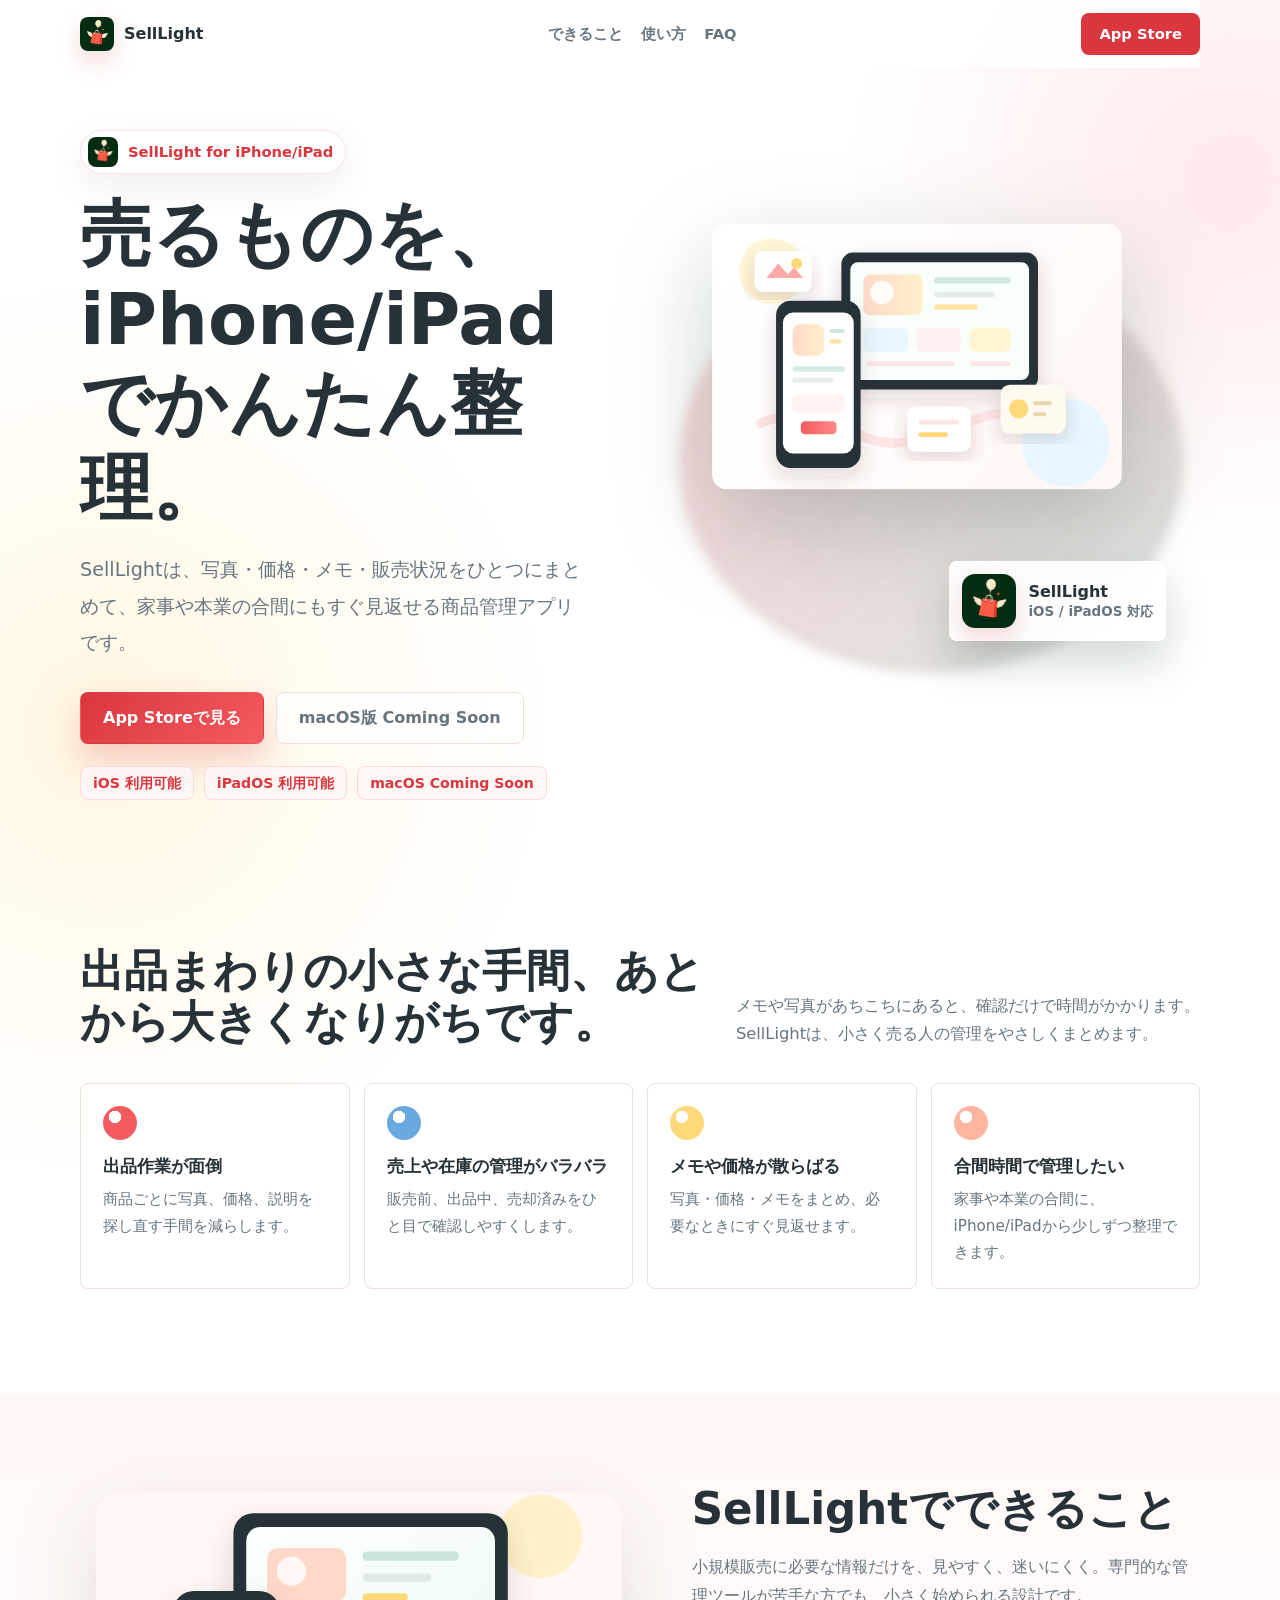
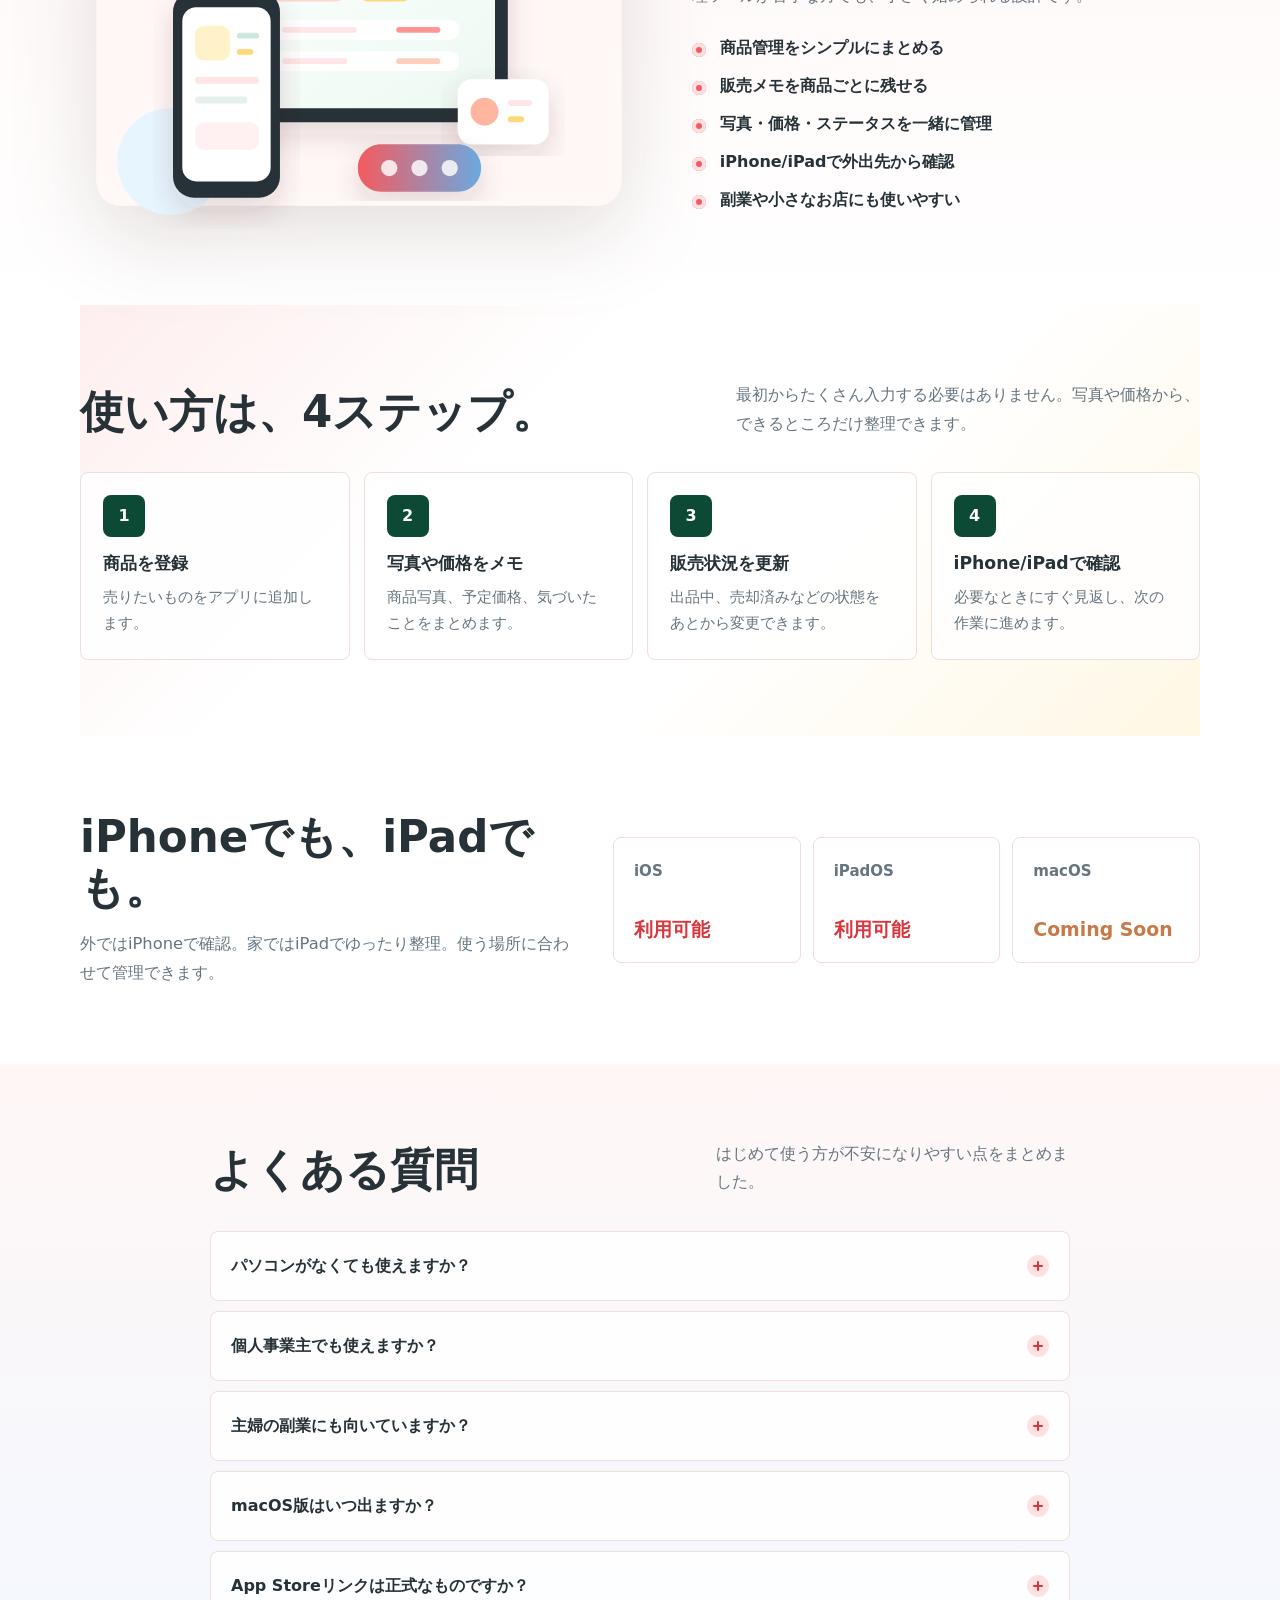
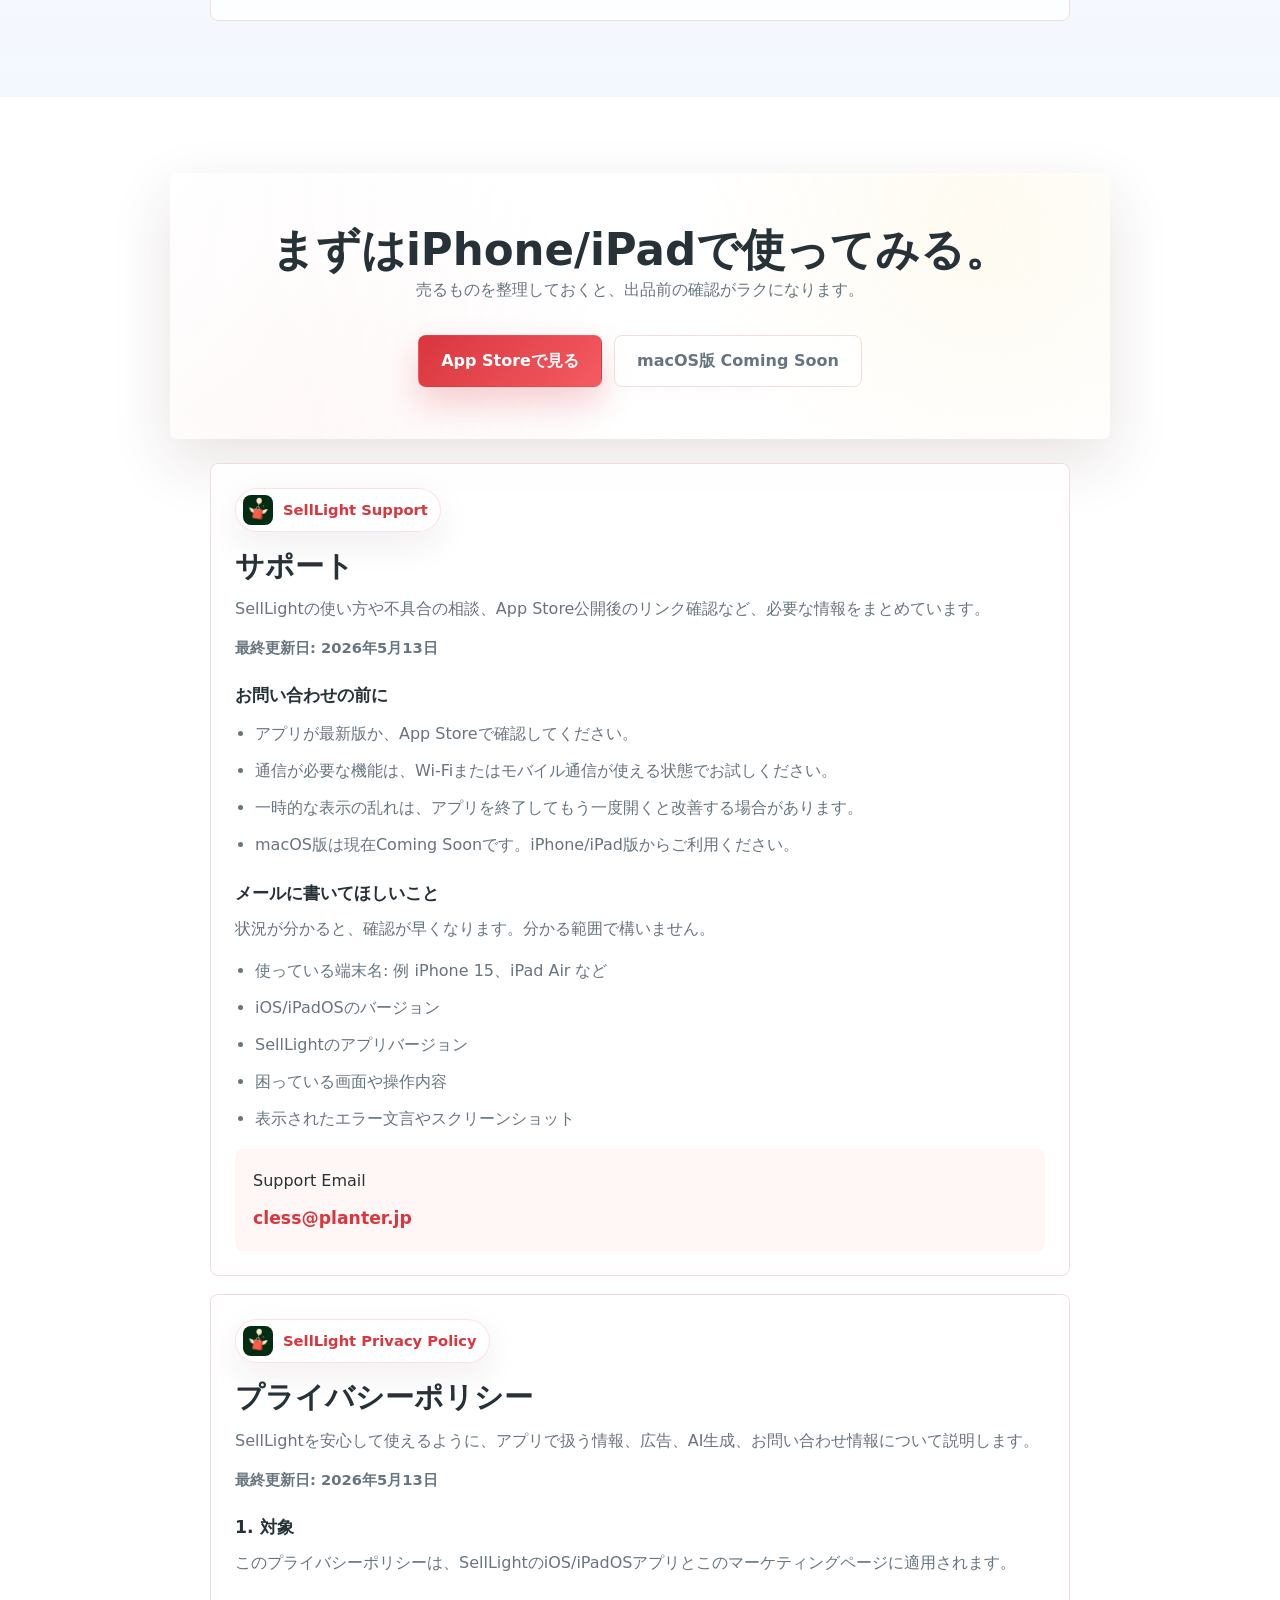
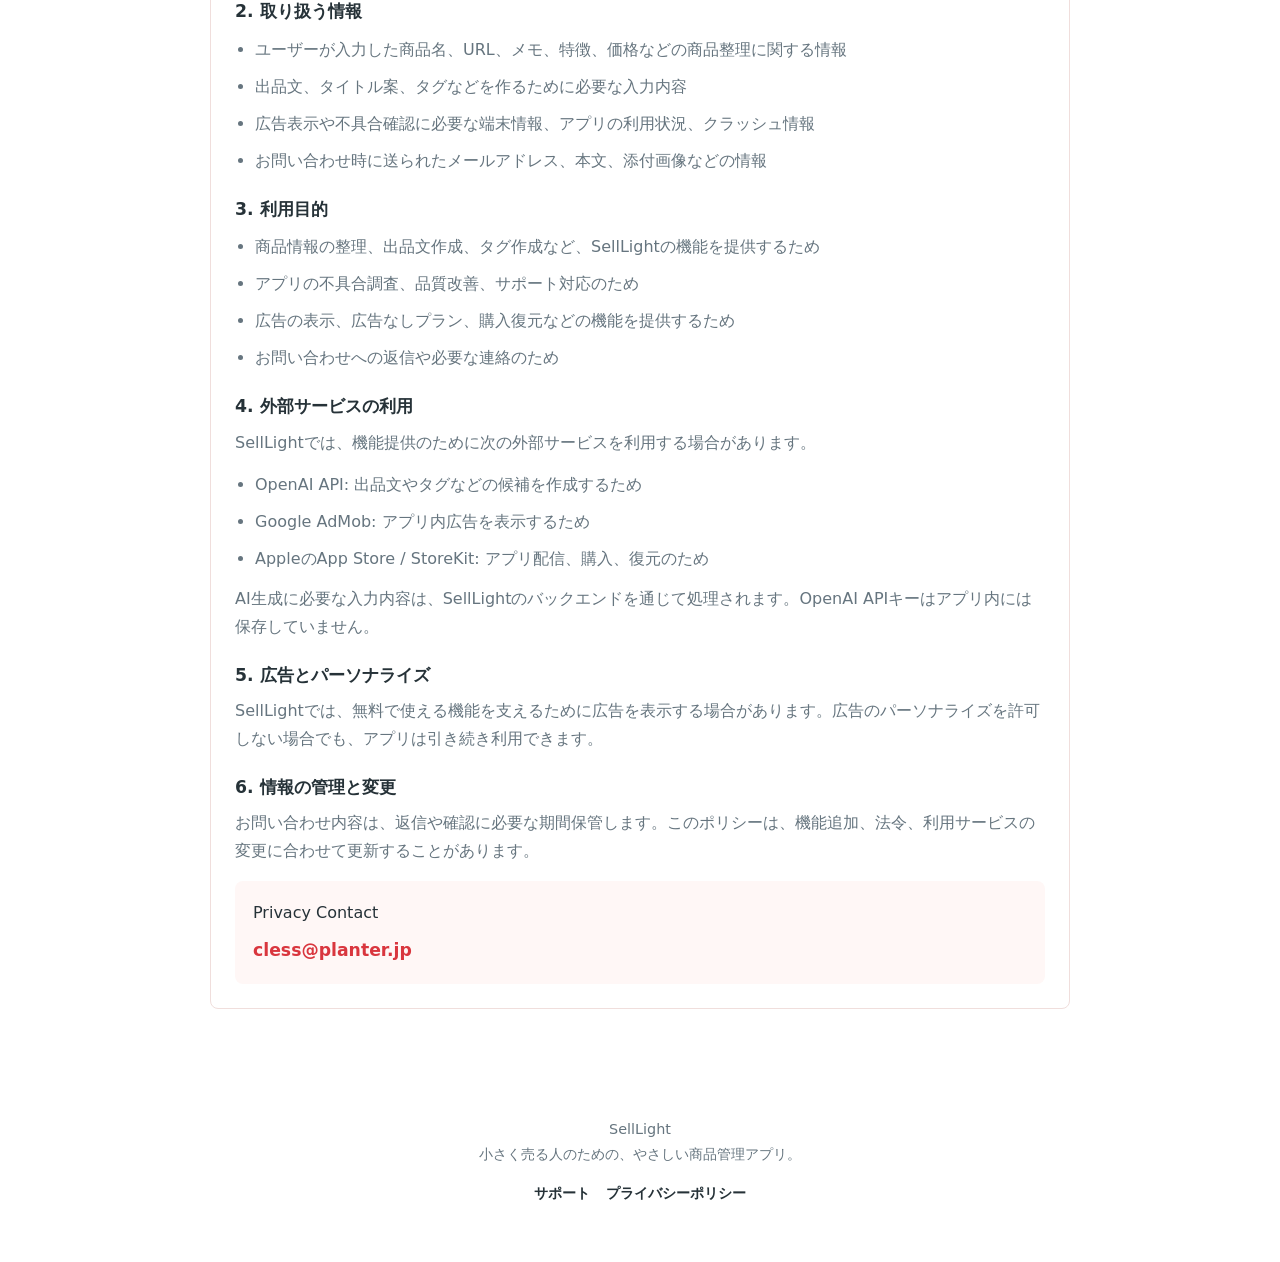
<file: index.html>
<!doctype html>
<html lang="ja">
  <head>
    <meta charset="utf-8" />
    <meta name="viewport" content="width=device-width, initial-scale=1" />
    <title>SellLight｜iPhone・iPadでかんたん商品管理</title>
    <meta
      name="description"
      content="SellLightは、主婦・副業・個人事業主向けのシンプルな商品管理アプリです。写真、価格、メモ、販売状況をiPhone/iPadでまとめて確認できます。"
    />
    <meta property="og:type" content="website" />
    <meta property="og:title" content="SellLight｜iPhone・iPadでかんたん商品管理" />
    <meta
      property="og:description"
      content="小さく売る人のための、やさしい商品管理アプリ。iOS/iPadOS対応、macOS版はComing Soon。"
    />
    <meta property="og:image" content="./assets/og-image.png" />
    <meta name="twitter:card" content="summary_large_image" />
    <meta name="theme-color" content="#f45b60" />
    <link rel="icon" href="./assets/favicon.svg" type="image/svg+xml" />
    <link rel="apple-touch-icon" href="./assets/app-icon.png" />
    <link rel="stylesheet" href="./styles.css" />
    <script src="./app.js" defer></script>
  </head>
  <body>
    <header class="site-header" aria-label="サイトヘッダー">
      <a class="brand" href="#top" aria-label="SellLight トップへ">
        <img class="brand-icon" src="./assets/app-icon.png" alt="" aria-hidden="true" />
        <span>SellLight</span>
      </a>
      <nav class="header-nav" aria-label="ページ内メニュー">
        <a href="#features">できること</a>
        <a href="#steps">使い方</a>
        <a href="#faq">FAQ</a>
      </nav>
      <a class="header-cta js-app-store-link" href="https://apps.apple.com/jp/search?term=SellLight">App Store</a>
    </header>

    <main id="top">
      <section class="hero section-pad" aria-labelledby="hero-title">
        <div class="hero-copy">
          <div class="app-badge" aria-label="SellLightアプリ">
            <img src="./assets/app-icon.png" alt="" aria-hidden="true" />
            <span>SellLight for iPhone/iPad</span>
          </div>
          <h1 id="hero-title">売るものを、iPhone/iPadでかんたん整理。</h1>
          <p class="hero-lead">
            SellLightは、写真・価格・メモ・販売状況をひとつにまとめて、家事や本業の合間にもすぐ見返せる商品管理アプリです。
          </p>
          <div class="hero-actions" aria-label="ダウンロード案内">
            <a class="button button-primary js-app-store-link" href="https://apps.apple.com/jp/search?term=SellLight">
              App Storeで見る
            </a>
            <button class="button button-ghost" type="button" disabled>macOS版 Coming Soon</button>
          </div>
          <div class="device-note" aria-label="対応端末">
            <span>iOS 利用可能</span>
            <span>iPadOS 利用可能</span>
            <span>macOS Coming Soon</span>
          </div>
        </div>
        <div class="hero-visual hero-device-showcase" aria-label="SellLightの利用イメージ">
          <img
            class="hero-screen"
            src="./assets/hero-app.svg"
            alt="iPhoneとiPadで商品、写真、価格、メモを整理するイメージ"
          />
          <div class="hero-app-card" aria-label="SellLightアプリ">
            <img src="./assets/app-icon.png" alt="" aria-hidden="true" />
            <div>
              <strong>SellLight</strong>
              <span>iOS / iPadOS 対応</span>
            </div>
          </div>
        </div>
      </section>

      <section class="pain section-pad" aria-labelledby="pain-title">
        <div class="section-heading">
          <h2 id="pain-title">出品まわりの小さな手間、あとから大きくなりがちです。</h2>
          <p>メモや写真があちこちにあると、確認だけで時間がかかります。SellLightは、小さく売る人の管理をやさしくまとめます。</p>
        </div>
        <div class="pain-list" aria-label="よくある悩み">
          <article>
            <span class="icon-dot" aria-hidden="true"></span>
            <h3>出品作業が面倒</h3>
            <p>商品ごとに写真、価格、説明を探し直す手間を減らします。</p>
          </article>
          <article>
            <span class="icon-dot blue" aria-hidden="true"></span>
            <h3>売上や在庫の管理がバラバラ</h3>
            <p>販売前、出品中、売却済みをひと目で確認しやすくします。</p>
          </article>
          <article>
            <span class="icon-dot yellow" aria-hidden="true"></span>
            <h3>メモや価格が散らばる</h3>
            <p>写真・価格・メモをまとめ、必要なときにすぐ見返せます。</p>
          </article>
          <article>
            <span class="icon-dot peach" aria-hidden="true"></span>
            <h3>合間時間で管理したい</h3>
            <p>家事や本業の合間に、iPhone/iPadから少しずつ整理できます。</p>
          </article>
        </div>
      </section>

      <section id="features" class="features section-pad" aria-labelledby="features-title">
        <div class="feature-media">
          <img src="./assets/feature-overview.svg" alt="写真、価格、メモ、販売状況を整理する画面イメージ" />
        </div>
        <div class="feature-copy">
          <h2 id="features-title">SellLightでできること</h2>
          <p>
            小規模販売に必要な情報だけを、見やすく、迷いにくく。専門的な管理ツールが苦手な方でも、小さく始められる設計です。
          </p>
          <ul class="feature-list">
            <li>商品管理をシンプルにまとめる</li>
            <li>販売メモを商品ごとに残せる</li>
            <li>写真・価格・ステータスを一緒に管理</li>
            <li>iPhone/iPadで外出先から確認</li>
            <li>副業や小さなお店にも使いやすい</li>
          </ul>
        </div>
      </section>

      <section id="steps" class="steps section-pad" aria-labelledby="steps-title">
        <div class="section-heading">
          <h2 id="steps-title">使い方は、4ステップ。</h2>
          <p>最初からたくさん入力する必要はありません。写真や価格から、できるところだけ整理できます。</p>
        </div>
        <ol class="step-list">
          <li>
            <span class="step-number">1</span>
            <h3>商品を登録</h3>
            <p>売りたいものをアプリに追加します。</p>
          </li>
          <li>
            <span class="step-number">2</span>
            <h3>写真や価格をメモ</h3>
            <p>商品写真、予定価格、気づいたことをまとめます。</p>
          </li>
          <li>
            <span class="step-number">3</span>
            <h3>販売状況を更新</h3>
            <p>出品中、売却済みなどの状態をあとから変更できます。</p>
          </li>
          <li>
            <span class="step-number">4</span>
            <h3>iPhone/iPadで確認</h3>
            <p>必要なときにすぐ見返し、次の作業に進めます。</p>
          </li>
        </ol>
      </section>

      <section class="devices section-pad" aria-labelledby="devices-title">
        <div>
          <h2 id="devices-title">iPhoneでも、iPadでも。</h2>
          <p>外ではiPhoneで確認。家ではiPadでゆったり整理。使う場所に合わせて管理できます。</p>
        </div>
        <div class="device-grid" aria-label="対応端末一覧">
          <article>
            <span>iOS</span>
            <strong>利用可能</strong>
          </article>
          <article>
            <span>iPadOS</span>
            <strong>利用可能</strong>
          </article>
          <article class="soon">
            <span>macOS</span>
            <strong>Coming Soon</strong>
          </article>
        </div>
      </section>

      <section id="faq" class="faq section-pad" aria-labelledby="faq-title">
        <div class="section-heading">
          <h2 id="faq-title">よくある質問</h2>
          <p>はじめて使う方が不安になりやすい点をまとめました。</p>
        </div>
        <div class="faq-list">
          <article class="faq-item">
            <button class="faq-question" type="button" aria-expanded="false">
              <span>パソコンがなくても使えますか？</span>
              <span class="faq-icon" aria-hidden="true"></span>
            </button>
            <div class="faq-answer" hidden>
              <p>はい。iPhone/iPadだけで、商品情報の確認や整理ができます。macOS版はComing Soonです。</p>
            </div>
          </article>
          <article class="faq-item">
            <button class="faq-question" type="button" aria-expanded="false">
              <span>個人事業主でも使えますか？</span>
              <span class="faq-icon" aria-hidden="true"></span>
            </button>
            <div class="faq-answer" hidden>
              <p>使えます。大きな管理システムではなく、写真・価格・メモをまとめて見返したい小規模販売向けです。</p>
            </div>
          </article>
          <article class="faq-item">
            <button class="faq-question" type="button" aria-expanded="false">
              <span>主婦の副業にも向いていますか？</span>
              <span class="faq-icon" aria-hidden="true"></span>
            </button>
            <div class="faq-answer" hidden>
              <p>向いています。家事や本業の合間に少しずつ整理し、売るものをあとからすぐ見返せるように作っています。</p>
            </div>
          </article>
          <article class="faq-item">
            <button class="faq-question" type="button" aria-expanded="false">
              <span>macOS版はいつ出ますか？</span>
              <span class="faq-icon" aria-hidden="true"></span>
            </button>
            <div class="faq-answer" hidden>
              <p>現在準備中です。正式な公開時期が決まり次第、このページでも案内します。</p>
            </div>
          </article>
          <article class="faq-item">
            <button class="faq-question" type="button" aria-expanded="false">
              <span>App Storeリンクは正式なものですか？</span>
              <span class="faq-icon" aria-hidden="true"></span>
            </button>
            <div class="faq-answer" hidden>
              <p>現在は仮URLです。正式公開後に、SellLightのApp Store URLへ差し替えます。</p>
            </div>
          </article>
        </div>
      </section>

      <section class="final-cta section-pad" aria-labelledby="final-cta-title">
        <h2 id="final-cta-title">まずはiPhone/iPadで使ってみる。</h2>
        <p>売るものを整理しておくと、出品前の確認がラクになります。</p>
        <div class="hero-actions">
          <a class="button button-primary js-app-store-link" href="https://apps.apple.com/jp/search?term=SellLight">
            App Storeで見る
          </a>
          <button class="button button-ghost" type="button" disabled>macOS版 Coming Soon</button>
        </div>
      </section>

      <div class="legal-content inline-legal" aria-label="サポートとプライバシーポリシー">
        <section id="support" class="legal-section" aria-labelledby="support-title">
          <div class="app-badge" aria-label="SellLightサポート">
            <img src="./assets/app-icon.png" alt="" aria-hidden="true" />
            <span>SellLight Support</span>
          </div>
          <h2 id="support-title">サポート</h2>
          <p>
            SellLightの使い方や不具合の相談、App Store公開後のリンク確認など、必要な情報をまとめています。
          </p>
          <p class="legal-date">最終更新日: 2026年5月13日</p>

          <h3>お問い合わせの前に</h3>
          <ul>
            <li>アプリが最新版か、App Storeで確認してください。</li>
            <li>通信が必要な機能は、Wi-Fiまたはモバイル通信が使える状態でお試しください。</li>
            <li>一時的な表示の乱れは、アプリを終了してもう一度開くと改善する場合があります。</li>
            <li>macOS版は現在Coming Soonです。iPhone/iPad版からご利用ください。</li>
          </ul>

          <h3>メールに書いてほしいこと</h3>
          <p>状況が分かると、確認が早くなります。分かる範囲で構いません。</p>
          <ul>
            <li>使っている端末名: 例 iPhone 15、iPad Air など</li>
            <li>iOS/iPadOSのバージョン</li>
            <li>SellLightのアプリバージョン</li>
            <li>困っている画面や操作内容</li>
            <li>表示されたエラー文言やスクリーンショット</li>
          </ul>

          <div class="contact-box">
            <span>Support Email</span>
            <a href="mailto:cless@planter.jp">cless@planter.jp</a>
          </div>
        </section>

        <section id="privacy" class="legal-section" aria-labelledby="privacy-title">
          <div class="app-badge" aria-label="SellLightプライバシーポリシー">
            <img src="./assets/app-icon.png" alt="" aria-hidden="true" />
            <span>SellLight Privacy Policy</span>
          </div>
          <h2 id="privacy-title">プライバシーポリシー</h2>
          <p>
            SellLightを安心して使えるように、アプリで扱う情報、広告、AI生成、お問い合わせ情報について説明します。
          </p>
          <p class="legal-date">最終更新日: 2026年5月13日</p>

          <h3>1. 対象</h3>
          <p>このプライバシーポリシーは、SellLightのiOS/iPadOSアプリとこのマーケティングページに適用されます。</p>

          <h3>2. 取り扱う情報</h3>
          <ul>
            <li>ユーザーが入力した商品名、URL、メモ、特徴、価格などの商品整理に関する情報</li>
            <li>出品文、タイトル案、タグなどを作るために必要な入力内容</li>
            <li>広告表示や不具合確認に必要な端末情報、アプリの利用状況、クラッシュ情報</li>
            <li>お問い合わせ時に送られたメールアドレス、本文、添付画像などの情報</li>
          </ul>

          <h3>3. 利用目的</h3>
          <ul>
            <li>商品情報の整理、出品文作成、タグ作成など、SellLightの機能を提供するため</li>
            <li>アプリの不具合調査、品質改善、サポート対応のため</li>
            <li>広告の表示、広告なしプラン、購入復元などの機能を提供するため</li>
            <li>お問い合わせへの返信や必要な連絡のため</li>
          </ul>

          <h3>4. 外部サービスの利用</h3>
          <p>SellLightでは、機能提供のために次の外部サービスを利用する場合があります。</p>
          <ul>
            <li>OpenAI API: 出品文やタグなどの候補を作成するため</li>
            <li>Google AdMob: アプリ内広告を表示するため</li>
            <li>AppleのApp Store / StoreKit: アプリ配信、購入、復元のため</li>
          </ul>
          <p>
            AI生成に必要な入力内容は、SellLightのバックエンドを通じて処理されます。OpenAI APIキーはアプリ内には保存していません。
          </p>

          <h3>5. 広告とパーソナライズ</h3>
          <p>
            SellLightでは、無料で使える機能を支えるために広告を表示する場合があります。広告のパーソナライズを許可しない場合でも、アプリは引き続き利用できます。
          </p>

          <h3>6. 情報の管理と変更</h3>
          <p>
            お問い合わせ内容は、返信や確認に必要な期間保管します。このポリシーは、機能追加、法令、利用サービスの変更に合わせて更新することがあります。
          </p>

          <div class="contact-box">
            <span>Privacy Contact</span>
            <a href="mailto:cless@planter.jp">cless@planter.jp</a>
          </div>
        </section>
      </div>
    </main>

    <footer class="site-footer">
      <p>SellLight</p>
      <p>小さく売る人のための、やさしい商品管理アプリ。</p>
      <nav class="footer-links" aria-label="サポートリンク">
        <a href="#support">サポート</a>
        <a href="#privacy">プライバシーポリシー</a>
      </nav>
    </footer>

    <div class="floating-cta" aria-label="固定ダウンロード導線" hidden>
      <span>iPhone/iPadでかんたん商品管理</span>
      <a class="button button-primary js-app-store-link" href="https://apps.apple.com/jp/search?term=SellLight">
        App Store
      </a>
    </div>
  </body>
</html>
</file>
<file: styles.css>
:root {
  color-scheme: light;
  --bg: #ffffff;
  --bg-soft: #fff7f6;
  --bg-blue: #f3f8ff;
  --text: #263238;
  --muted: #66757f;
  --line: #f0dedc;
  --accent: #f45b60;
  --accent-dark: #d9363e;
  --app-green: #0d4a36;
  --app-green-dark: #063221;
  --blue: #6aa9df;
  --yellow: #ffd979;
  --peach: #ffb59f;
  --shadow: 0 22px 60px rgba(74, 38, 34, 0.13);
  --radius: 8px;
  --max: 1120px;
}

* {
  box-sizing: border-box;
}

html {
  scroll-behavior: smooth;
}

body {
  margin: 0;
  overflow-x: hidden;
  background:
    radial-gradient(circle at 8% 12%, rgba(255, 217, 121, 0.22), transparent 28rem),
    radial-gradient(circle at 96% 3%, rgba(244, 91, 96, 0.13), transparent 24rem),
    var(--bg);
  color: var(--text);
  font-family:
    system-ui, -apple-system, BlinkMacSystemFont, "Hiragino Sans", "Hiragino Kaku Gothic ProN",
    "Yu Gothic", "YuGothic", Meiryo, sans-serif;
  line-height: 1.75;
}

img {
  display: block;
  max-width: 100%;
}

a {
  color: inherit;
}

button,
a {
  -webkit-tap-highlight-color: transparent;
}

.site-header {
  position: sticky;
  top: 0;
  z-index: 20;
  display: flex;
  align-items: center;
  justify-content: space-between;
  gap: 18px;
  width: min(100% - 32px, var(--max));
  min-height: 68px;
  margin: 0 auto;
  padding: 10px 0;
  background: rgba(255, 255, 255, 0.86);
  backdrop-filter: blur(18px);
}

.brand {
  display: inline-flex;
  align-items: center;
  gap: 10px;
  flex: 0 0 auto;
  color: var(--text);
  font-weight: 800;
  text-decoration: none;
}

.brand-icon {
  display: block;
  width: 34px;
  height: 34px;
  border-radius: 8px;
  box-shadow: 0 10px 24px rgba(217, 54, 62, 0.2);
}

.header-nav {
  display: flex;
  align-items: center;
  gap: 18px;
  color: var(--muted);
  font-size: 0.92rem;
  font-weight: 700;
}

.header-nav a,
.header-cta {
  text-decoration: none;
}

.header-nav a:hover,
.header-nav a:focus-visible {
  color: var(--accent-dark);
}

.header-cta {
  display: inline-flex;
  align-items: center;
  justify-content: center;
  min-height: 42px;
  padding: 0 18px;
  border-radius: var(--radius);
  background: var(--accent-dark);
  color: #fff;
  font-size: 0.92rem;
  font-weight: 800;
}

main {
  overflow: hidden;
}

.section-pad {
  width: min(100% - 32px, var(--max));
  margin: 0 auto;
  padding: 76px 0;
}

.hero {
  display: grid;
  grid-template-columns: minmax(0, 0.95fr) minmax(320px, 1.05fr);
  align-items: center;
  gap: 42px;
  min-height: calc(100svh - 68px);
  padding-top: 38px;
}

.hero-copy {
  max-width: 580px;
}

.app-badge {
  display: inline-flex;
  align-items: center;
  gap: 10px;
  min-height: 42px;
  margin-bottom: 18px;
  padding: 6px 12px 6px 7px;
  border: 1px solid rgba(244, 91, 96, 0.18);
  border-radius: 999px;
  background: rgba(255, 255, 255, 0.82);
  color: var(--accent-dark);
  font-size: 0.92rem;
  font-weight: 850;
  box-shadow: 0 12px 34px rgba(74, 38, 34, 0.08);
}

.app-badge img {
  width: 30px;
  height: 30px;
  border-radius: 8px;
}

h1,
h2,
h3,
p {
  margin: 0;
}

h1,
h2,
h3 {
  line-height: 1.18;
  letter-spacing: 0;
}

h1 {
  font-size: clamp(2.45rem, 5.6vw, 4.85rem);
  font-weight: 900;
}

h2 {
  font-size: clamp(1.85rem, 3.4vw, 3rem);
  font-weight: 900;
}

h3 {
  font-size: 1.08rem;
  font-weight: 850;
}

.hero-lead,
.section-heading p,
.feature-copy > p,
.devices p,
.final-cta p,
.site-footer p {
  color: var(--muted);
}

.hero-lead {
  max-width: 34rem;
  margin-top: 22px;
  font-size: clamp(1rem, 2.1vw, 1.2rem);
  line-height: 1.9;
}

.hero-actions {
  display: flex;
  flex-wrap: wrap;
  gap: 12px;
  margin-top: 30px;
}

.button {
  display: inline-flex;
  align-items: center;
  justify-content: center;
  min-height: 52px;
  padding: 0 22px;
  border: 1px solid transparent;
  border-radius: var(--radius);
  font: inherit;
  font-size: 1rem;
  font-weight: 850;
  line-height: 1.2;
  text-align: center;
  text-decoration: none;
  white-space: nowrap;
  cursor: pointer;
}

.button-primary {
  background: linear-gradient(135deg, var(--accent-dark), var(--accent));
  color: #fff;
  box-shadow: 0 16px 34px rgba(217, 54, 62, 0.24);
}

.button-primary:hover,
.button-primary:focus-visible {
  transform: translateY(-1px);
  box-shadow: 0 20px 40px rgba(217, 54, 62, 0.3);
}

.button-ghost {
  border-color: var(--line);
  background: rgba(255, 255, 255, 0.76);
  color: var(--muted);
  cursor: not-allowed;
}

.device-note {
  display: flex;
  flex-wrap: wrap;
  gap: 10px;
  margin-top: 22px;
}

.device-note span {
  display: inline-flex;
  align-items: center;
  min-height: 34px;
  padding: 0 12px;
  border: 1px solid rgba(244, 91, 96, 0.18);
  border-radius: var(--radius);
  background: rgba(255, 247, 246, 0.9);
  color: var(--accent-dark);
  font-size: 0.88rem;
  font-weight: 800;
}

.hero-visual {
  position: relative;
}

.hero-visual::before {
  position: absolute;
  inset: 9% 3% 10% 8%;
  z-index: -1;
  border-radius: 50%;
  background: linear-gradient(135deg, rgba(244, 91, 96, 0.24), rgba(13, 74, 54, 0.16));
  content: "";
  filter: blur(6px);
}

.hero-device-showcase {
  display: grid;
  justify-items: center;
  min-height: 520px;
}

.hero-screen {
  width: min(100%, 440px);
  max-height: min(72svh, 690px);
  object-fit: contain;
  filter: drop-shadow(0 34px 48px rgba(6, 50, 33, 0.22));
}

.hero-app-card {
  position: absolute;
  right: clamp(4px, 3vw, 34px);
  bottom: clamp(28px, 7vw, 84px);
  display: inline-flex;
  align-items: center;
  gap: 12px;
  min-width: 204px;
  padding: 12px;
  border: 1px solid rgba(255, 255, 255, 0.72);
  border-radius: var(--radius);
  background: rgba(255, 255, 255, 0.9);
  box-shadow: 0 22px 44px rgba(6, 50, 33, 0.18);
  backdrop-filter: blur(18px);
}

.hero-app-card img {
  width: 54px;
  height: 54px;
  border-radius: 13px;
  box-shadow: 0 10px 20px rgba(217, 54, 62, 0.18);
}

.hero-app-card strong,
.hero-app-card span {
  display: block;
  line-height: 1.35;
}

.hero-app-card strong {
  font-size: 1rem;
  font-weight: 900;
}

.hero-app-card span {
  color: var(--muted);
  font-size: 0.84rem;
  font-weight: 750;
}

.feature-media img {
  width: 100%;
  border-radius: 8px;
  filter: drop-shadow(0 28px 42px rgba(74, 38, 34, 0.14));
}

.pain {
  padding-top: 46px;
}

.section-heading {
  display: grid;
  grid-template-columns: minmax(0, 0.92fr) minmax(280px, 0.68fr);
  align-items: end;
  gap: 28px;
  margin-bottom: 34px;
}

.section-heading p,
.feature-copy > p,
.devices p,
.final-cta p {
  font-size: 1.02rem;
}

.pain-list {
  display: grid;
  grid-template-columns: repeat(4, minmax(0, 1fr));
  gap: 14px;
}

.pain-list article,
.step-list li,
.device-grid article,
.faq-item {
  border: 1px solid var(--line);
  border-radius: var(--radius);
  background: rgba(255, 255, 255, 0.86);
}

.pain-list article {
  min-height: 206px;
  padding: 22px;
}

.pain-list h3,
.step-list h3 {
  margin-top: 16px;
}

.pain-list p,
.step-list p {
  margin-top: 10px;
  color: var(--muted);
  font-size: 0.95rem;
}

.icon-dot {
  display: block;
  width: 34px;
  height: 34px;
  border-radius: 50%;
  background:
    radial-gradient(circle at 35% 32%, #fff 0 19%, transparent 20%),
    var(--accent);
}

.icon-dot.blue {
  background:
    radial-gradient(circle at 35% 32%, #fff 0 19%, transparent 20%),
    var(--blue);
}

.icon-dot.yellow {
  background:
    radial-gradient(circle at 35% 32%, #fff 0 19%, transparent 20%),
    var(--yellow);
}

.icon-dot.peach {
  background:
    radial-gradient(circle at 35% 32%, #fff 0 19%, transparent 20%),
    var(--peach);
}

.features {
  display: grid;
  grid-template-columns: minmax(320px, 0.9fr) minmax(0, 0.82fr);
  align-items: center;
  gap: 54px;
  width: 100%;
  max-width: none;
  margin-top: 28px;
  padding-inline: max(16px, calc((100vw - var(--max)) / 2));
  background: linear-gradient(180deg, var(--bg-soft), #fff);
}

.feature-copy {
  max-width: 520px;
}

.feature-copy > p {
  margin-top: 18px;
}

.feature-list {
  display: grid;
  gap: 10px;
  margin: 24px 0 0;
  padding: 0;
  list-style: none;
}

.feature-list li {
  position: relative;
  padding-left: 28px;
  font-weight: 780;
}

.feature-list li::before {
  position: absolute;
  top: 0.55em;
  left: 0;
  width: 14px;
  height: 14px;
  border-radius: 50%;
  background: var(--accent);
  content: "";
  box-shadow: inset 0 0 0 4px #ffe1e2;
}

.steps {
  background:
    linear-gradient(135deg, rgba(244, 91, 96, 0.1), transparent 36%),
    linear-gradient(315deg, rgba(255, 217, 121, 0.2), transparent 38%);
}

.step-list {
  display: grid;
  grid-template-columns: repeat(4, minmax(0, 1fr));
  gap: 14px;
  margin: 0;
  padding: 0;
  list-style: none;
}

.step-list li {
  padding: 22px;
}

.step-number {
  display: inline-grid;
  place-items: center;
  width: 42px;
  height: 42px;
  border-radius: var(--radius);
  background: var(--app-green);
  color: #fff;
  font-weight: 900;
}

.devices {
  display: grid;
  grid-template-columns: minmax(0, 0.85fr) minmax(280px, 1fr);
  align-items: center;
  gap: 34px;
}

.devices p {
  margin-top: 16px;
}

.device-grid {
  display: grid;
  grid-template-columns: repeat(3, minmax(0, 1fr));
  gap: 12px;
}

.device-grid article {
  display: grid;
  gap: 8px;
  min-height: 126px;
  padding: 20px;
  background: #fff;
}

.device-grid span {
  color: var(--muted);
  font-size: 0.94rem;
  font-weight: 800;
}

.device-grid strong {
  align-self: end;
  color: var(--accent-dark);
  font-size: 1.18rem;
  line-height: 1.3;
}

.device-grid .soon strong {
  color: #c77948;
}

.faq {
  width: 100%;
  max-width: none;
  padding-inline: max(16px, calc((100vw - 860px) / 2));
  background: linear-gradient(180deg, #fff7f6, var(--bg-blue));
}

.faq-list {
  display: grid;
  gap: 10px;
}

.faq-question {
  display: flex;
  align-items: center;
  justify-content: space-between;
  gap: 18px;
  width: 100%;
  min-height: 68px;
  padding: 0 20px;
  border: 0;
  background: transparent;
  color: var(--text);
  font: inherit;
  font-size: 1rem;
  font-weight: 850;
  text-align: left;
  cursor: pointer;
}

.faq-icon {
  position: relative;
  flex: 0 0 auto;
  width: 22px;
  height: 22px;
  border-radius: 50%;
  background: #ffe1e2;
}

.faq-icon::before,
.faq-icon::after {
  position: absolute;
  top: 50%;
  left: 50%;
  width: 10px;
  height: 2px;
  border-radius: 999px;
  background: var(--accent-dark);
  content: "";
  transform: translate(-50%, -50%);
}

.faq-icon::after {
  transform: translate(-50%, -50%) rotate(90deg);
}

.faq-question[aria-expanded="true"] .faq-icon::after {
  opacity: 0;
}

.faq-answer {
  padding: 0 20px 22px;
  color: var(--muted);
}

.final-cta {
  width: min(100% - 32px, 940px);
  margin-top: 76px;
  padding: 52px;
  border-radius: var(--radius);
  background:
    linear-gradient(135deg, rgba(255, 255, 255, 0.86), rgba(255, 255, 255, 0.72)),
    radial-gradient(circle at 86% 18%, rgba(255, 217, 121, 0.42), transparent 18rem),
    radial-gradient(circle at 15% 100%, rgba(244, 91, 96, 0.23), transparent 20rem);
  box-shadow: var(--shadow);
  text-align: center;
}

.final-cta .hero-actions {
  justify-content: center;
}

.site-footer {
  width: min(100% - 32px, var(--max));
  margin: 0 auto;
  padding: 32px 0 56px;
  color: var(--muted);
  font-size: 0.9rem;
  text-align: center;
}

.footer-links {
  display: flex;
  flex-wrap: wrap;
  justify-content: center;
  gap: 16px;
  margin-top: 14px;
}

.footer-links a {
  color: var(--text);
  font-weight: 800;
  text-decoration: none;
}

.footer-links a:hover,
.footer-links a:focus-visible {
  color: var(--accent-dark);
}

.legal-main {
  overflow: hidden;
}

.legal-hero {
  display: grid;
  grid-template-columns: minmax(0, 0.9fr) minmax(280px, 0.45fr);
  align-items: center;
  gap: 34px;
  padding-top: 52px;
}

.legal-hero h1 {
  max-width: 720px;
}

.legal-lead {
  max-width: 42rem;
  margin-top: 20px;
  color: var(--muted);
  font-size: clamp(1rem, 2vw, 1.16rem);
}

.legal-card {
  border: 1px solid var(--line);
  border-radius: var(--radius);
  background:
    linear-gradient(135deg, rgba(255, 255, 255, 0.92), rgba(255, 247, 246, 0.78)),
    radial-gradient(circle at 90% 0%, rgba(244, 91, 96, 0.18), transparent 12rem);
  box-shadow: var(--shadow);
  padding: 24px;
}

.legal-card img {
  width: 64px;
  height: 64px;
  border-radius: 16px;
  box-shadow: 0 16px 34px rgba(217, 54, 62, 0.18);
}

.legal-card strong,
.legal-card span {
  display: block;
}

.legal-card strong {
  margin-top: 16px;
  font-size: 1.18rem;
  line-height: 1.35;
}

.legal-card span {
  margin-top: 8px;
  color: var(--muted);
  font-size: 0.92rem;
}

.legal-content {
  display: grid;
  gap: 18px;
  width: min(100% - 32px, 860px);
  margin: 0 auto;
  padding: 24px 0 76px;
}

.inline-legal {
  padding-top: 24px;
}

.legal-section {
  border: 1px solid var(--line);
  border-radius: var(--radius);
  background: rgba(255, 255, 255, 0.9);
  padding: 24px;
}

.legal-section h2 {
  font-size: clamp(1.32rem, 2.8vw, 1.8rem);
}

.legal-section h3 {
  margin-top: 24px;
}

.legal-section p,
.legal-section li {
  color: var(--muted);
}

.legal-section p {
  margin-top: 12px;
}

.legal-section ul,
.legal-section ol {
  display: grid;
  gap: 9px;
  margin: 14px 0 0;
  padding-left: 1.25rem;
}

.contact-box {
  display: grid;
  gap: 8px;
  margin-top: 16px;
  padding: 18px;
  border-radius: var(--radius);
  background: #fff7f6;
}

.contact-box a {
  color: var(--accent-dark);
  font-size: 1.08rem;
  font-weight: 900;
  text-decoration: none;
}

.legal-date {
  margin-top: 18px;
  color: var(--muted);
  font-size: 0.92rem;
  font-weight: 800;
}

.floating-cta {
  position: fixed;
  right: 18px;
  bottom: 18px;
  z-index: 30;
  display: flex;
  align-items: center;
  gap: 14px;
  max-width: min(440px, calc(100vw - 28px));
  padding: 12px;
  border: 1px solid rgba(240, 222, 220, 0.88);
  border-radius: var(--radius);
  background: rgba(255, 255, 255, 0.94);
  box-shadow: 0 20px 48px rgba(74, 38, 34, 0.16);
  backdrop-filter: blur(18px);
}

.floating-cta[hidden] {
  display: none;
}

.floating-cta span {
  color: var(--text);
  font-size: 0.9rem;
  font-weight: 850;
  line-height: 1.35;
}

.floating-cta .button {
  min-height: 44px;
  padding-inline: 16px;
  font-size: 0.92rem;
}

@media (prefers-reduced-motion: reduce) {
  html {
    scroll-behavior: auto;
  }

  *,
  *::before,
  *::after {
    transition: none !important;
  }
}

@media (max-width: 920px) {
  .header-nav {
    display: none;
  }

  .hero,
  .features,
  .devices,
  .legal-hero {
    grid-template-columns: 1fr;
  }

  .hero {
    gap: 28px;
    min-height: auto;
  }

  .hero-copy,
  .feature-copy,
  .legal-hero h1 {
    max-width: none;
  }

  .section-heading {
    grid-template-columns: 1fr;
    align-items: start;
  }

  .pain-list,
  .step-list {
    grid-template-columns: repeat(2, minmax(0, 1fr));
  }
}

@media (max-width: 640px) {
  .site-header {
    width: min(100% - 24px, var(--max));
    min-height: 62px;
  }

  .brand {
    font-size: 0.98rem;
  }

  .brand-icon {
    width: 31px;
    height: 31px;
  }

  .header-cta {
    min-height: 38px;
    padding-inline: 13px;
    font-size: 0.86rem;
  }

  .section-pad {
    width: min(100% - 24px, var(--max));
    padding: 52px 0;
  }

  .hero {
    padding-top: 26px;
  }

  .hero-device-showcase {
    min-height: 430px;
  }

  .hero-screen {
    width: min(100%, 330px);
    max-height: 520px;
  }

  .hero-app-card {
    right: 0;
    bottom: 18px;
    min-width: min(204px, calc(100vw - 36px));
  }

  h1 {
    font-size: clamp(2.35rem, 13vw, 3.45rem);
  }

  h2 {
    font-size: clamp(1.68rem, 8.3vw, 2.18rem);
  }

  .hero-lead {
    font-size: 1rem;
  }

  .hero-actions,
  .device-note {
    display: grid;
    grid-template-columns: 1fr;
  }

  .button {
    width: 100%;
    min-height: 54px;
    white-space: normal;
  }

  .pain-list,
  .step-list,
  .device-grid {
    grid-template-columns: 1fr;
  }

  .pain-list article,
  .step-list li,
  .device-grid article {
    min-height: auto;
    padding: 20px;
  }

  .features,
  .faq {
    padding-inline: 12px;
  }

  .feature-media {
    order: 2;
  }

  .feature-copy {
    order: 1;
  }

  .final-cta {
    width: min(100% - 24px, 940px);
    margin-top: 52px;
    padding: 34px 20px;
    text-align: left;
  }

  .legal-hero {
    padding-top: 36px;
  }

  .legal-content {
    width: min(100% - 24px, 860px);
    padding-bottom: 52px;
  }

  .legal-section,
  .legal-card {
    padding: 20px;
  }

  .final-cta .hero-actions {
    justify-content: stretch;
  }

  .floating-cta {
    right: 10px;
    bottom: 10px;
    left: 10px;
    max-width: none;
  }

  .floating-cta span {
    font-size: 0.82rem;
  }

  .floating-cta .button {
    width: auto;
    min-width: 116px;
  }
}

@media (max-width: 390px) {
  .header-cta {
    padding-inline: 11px;
  }

  .hero-copy h1 {
    font-size: 2.36rem;
  }

  .faq-question {
    padding-inline: 16px;
  }
}
</file>
